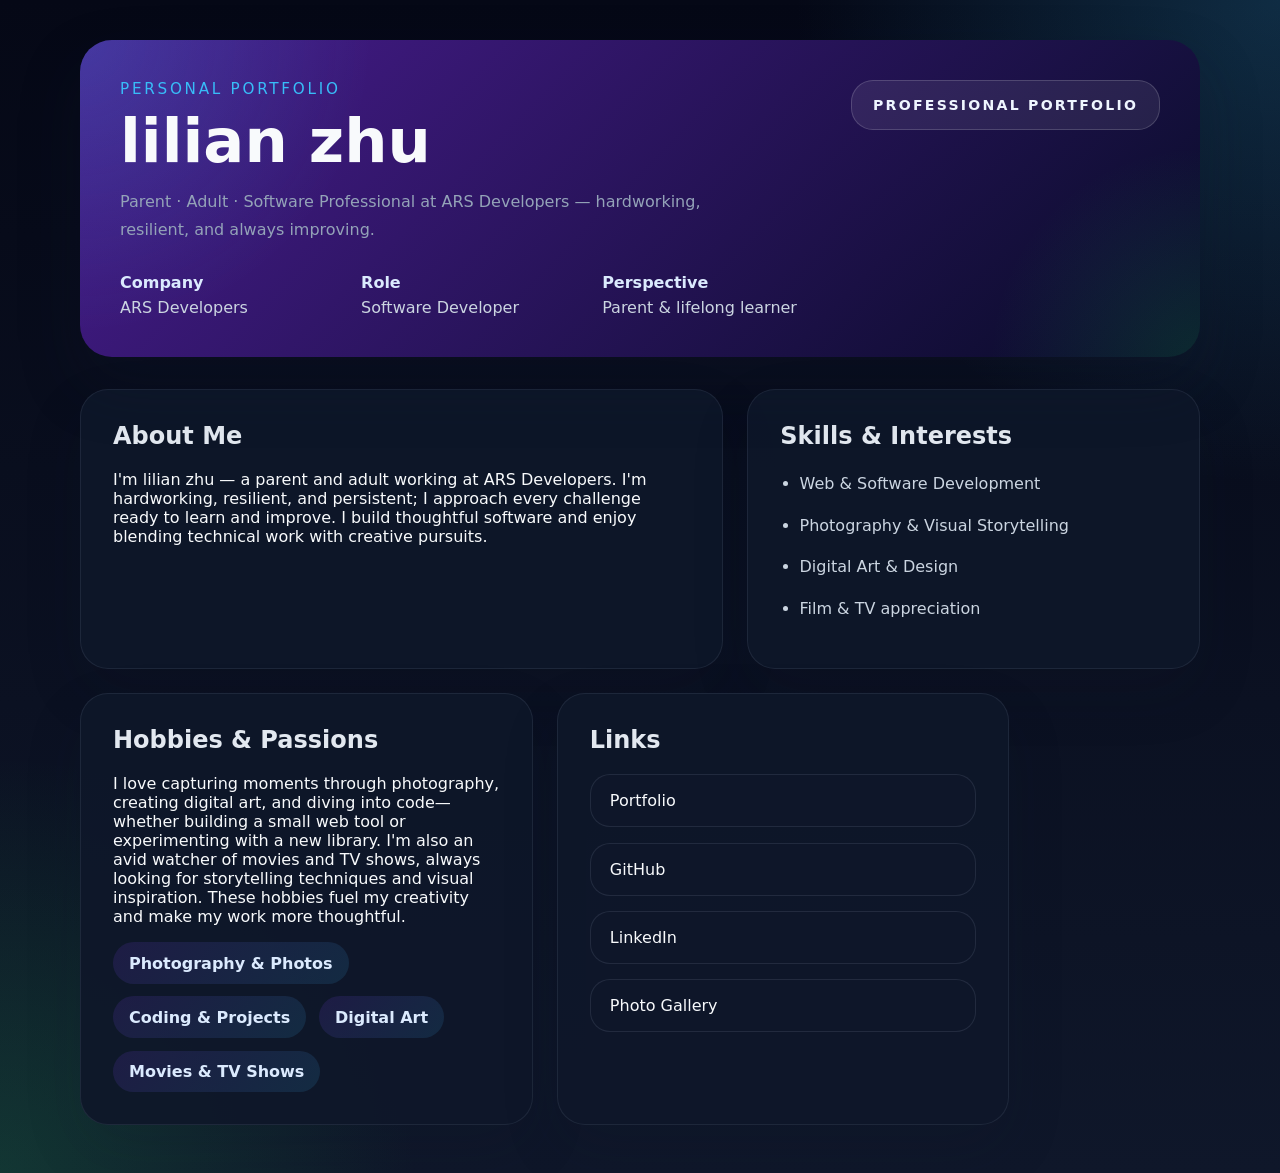
<file: Web/simple-web/index.html>
<!DOCTYPE html>
<html lang="en">
<head>
  <meta charset="UTF-8" />
  <meta name="viewport" content="width=device-width, initial-scale=1.0" />
  <title>Personal Portfolio | lilian zhu</title>
  <link rel="stylesheet" href="style.css" />
</head>
<body>
  <div class="page-shell">
    <header class="hero-card">
      <div class="hero-content">
        <p class="eyebrow">Personal Portfolio</p>
        <h1>lilian zhu</h1>
        <p class="subtitle">Parent · Adult · Software Professional at ARS Developers — hardworking, resilient, and always improving.</p>
        <div class="hero-meta">
          <div>
            <strong>Company</strong>
            <p>ARS Developers</p>
          </div>
          <div>
            <strong>Role</strong>
            <p>Software Developer</p>
          </div>
          <div>
            <strong>Perspective</strong>
            <p>Parent & lifelong learner</p>
          </div>
        </div>
      </div>
      <div class="hero-badge">Professional Portfolio</div>
    </header>

    <main class="content-grid">
      <section class="card about-card">
        <h2>About Me</h2>
        <p>I'm lilian zhu — a parent and adult working at ARS Developers. I'm hardworking, resilient, and persistent; I approach every challenge ready to learn and improve. I build thoughtful software and enjoy blending technical work with creative pursuits.</p>
      </section>

      <section class="card skills-card">
        <h2>Skills & Interests</h2>
        <ul class="bullet-list">
          <li>Web & Software Development</li>
          <li>Photography & Visual Storytelling</li>
          <li>Digital Art & Design</li>
          <li>Film & TV appreciation</li>
        </ul>
      </section>

      <section class="card hobbies-card">
        <h2>Hobbies & Passions</h2>
        <p>I love capturing moments through photography, creating digital art, and diving into code—whether building a small web tool or experimenting with a new library. I'm also an avid watcher of movies and TV shows, always looking for storytelling techniques and visual inspiration. These hobbies fuel my creativity and make my work more thoughtful.</p>
        <div class="tag-list emphasize">
          <span>Photography & Photos</span>
          <span>Coding & Projects</span>
          <span>Digital Art</span>
          <span>Movies & TV Shows</span>
        </div>
      </section>

      <section class="card links-card">
        <h2>Links</h2>
        <div class="links-grid">
          <a href="#" target="_blank" rel="noreferrer">Portfolio</a>
          <a href="#" target="_blank" rel="noreferrer">GitHub</a>
          <a href="#" target="_blank" rel="noreferrer">LinkedIn</a>
          <a href="#" target="_blank" rel="noreferrer">Photo Gallery</a>
        </div>
      </section>
    </main>
  </div>

  <script src="script.js"></script>
</body>
</html>
</file>
<file: Web/simple-web/style.css>
:root {
  color-scheme: dark;
  --bg: #0f172a;
  --surface: #15203f;
  --surface-alt: #1c2a55;
  --text: #f8fafc;
  --muted: #94a3b8;
  --accent: #7c3aed;
  --accent-soft: #6d28d9;
  --accent-alt: #22c55e;
  --highlight: #38bdf8;
  --shadow: 0 28px 60px rgba(15, 23, 42, 0.25);
}

* {
  box-sizing: border-box;
}

html, body {
  margin: 0;
  min-height: 100%;
}

body {
  font-family: "Inter", system-ui, -apple-system, BlinkMacSystemFont, "Segoe UI", sans-serif;
  background: radial-gradient(circle at top right, rgba(56, 189, 248, 0.2), transparent 28%),
              radial-gradient(circle at bottom left, rgba(34, 197, 94, 0.18), transparent 24%),
              linear-gradient(180deg, #050816 0%, #0f172a 100%);
  color: var(--text);
}

.page-shell {
  width: min(1120px, calc(100% - 2rem));
  margin: 0 auto;
  padding: 2.5rem 0 3rem;
}

.hero-card {
  position: relative;
  overflow: hidden;
  padding: 2.5rem;
  border-radius: 32px;
  background: linear-gradient(135deg, rgba(76, 29, 149, 0.95), rgba(7, 11, 38, 0.95));
  box-shadow: var(--shadow);
  display: grid;
  grid-template-columns: 1fr auto;
  gap: 1.5rem;
}

.hero-card::before {
  content: "";
  position: absolute;
  inset: 0;
  background: radial-gradient(circle at top left, rgba(56, 189, 248, 0.18), transparent 25%),
              radial-gradient(circle at bottom right, rgba(34, 197, 94, 0.16), transparent 18%);
  pointer-events: none;
}

.hero-content,
.hero-badge {
  position: relative;
}

.eyebrow {
  margin: 0 0 0.75rem;
  color: var(--highlight);
  font-size: 0.95rem;
  letter-spacing: 0.18em;
  text-transform: uppercase;
}

h1 {
  margin: 0;
  font-size: clamp(2rem, 5vw, 3.8rem);
  line-height: 1.02;
}

.subtitle {
  margin: 1rem 0 1.8rem;
  max-width: 38rem;
  color: var(--muted);
  line-height: 1.75;
}

.hero-meta {
  display: grid;
  grid-template-columns: repeat(3, minmax(0, 1fr));
  gap: 1rem;
}

.hero-meta strong {
  display: block;
  margin-bottom: 0.4rem;
  color: #dbeafe;
}

.hero-meta p {
  margin: 0;
  color: #cbd5e1;
}

.hero-badge {
  align-self: start;
  justify-self: end;
  background: rgba(255, 255, 255, 0.08);
  border: 1px solid rgba(255, 255, 255, 0.16);
  padding: 1rem 1.3rem;
  border-radius: 22px;
  font-weight: 700;
  color: #eff6ff;
  text-transform: uppercase;
  letter-spacing: 0.16em;
  font-size: 0.88rem;
}

.content-grid {
  display: grid;
  grid-template-columns: repeat(12, 1fr);
  gap: 1.5rem;
  margin-top: 2rem;
}

.card {
  background: rgba(15, 23, 42, 0.92);
  border: 1px solid rgba(148, 163, 184, 0.12);
  border-radius: 28px;
  padding: 2rem;
  box-shadow: 0 24px 60px rgba(15, 23, 42, 0.12);
}

.card h2 {
  margin-top: 0;
  color: #e2e8f0;
}

.about-card {
  grid-column: span 7;
}

.skills-card,
.hobbies-card,
.links-card {
  grid-column: span 5;
}

.bullet-list {
  padding-left: 1.2rem;
  margin: 1rem 0 0;
  color: #cbd5e1;
}

.bullet-list li {
  margin-bottom: 0.9rem;
  line-height: 1.7;
}

.tag-list {
  display: flex;
  flex-wrap: wrap;
  gap: 0.8rem;
  margin-top: 1rem;
}

.tag-list span {
  display: inline-flex;
  align-items: center;
  padding: 0.7rem 1rem;
  border-radius: 999px;
  background: linear-gradient(135deg, rgba(124, 58, 237, 0.14), rgba(56, 189, 248, 0.12));
  color: #dbeafe;
  font-weight: 600;
}

.links-grid {
  display: grid;
  gap: 0.95rem;
  margin-top: 1rem;
}

.links-grid a {
  display: block;
  padding: 1rem 1.2rem;
  border-radius: 20px;
  background: rgba(15, 23, 42, 0.75);
  color: #f8fafc;
  text-decoration: none;
  border: 1px solid rgba(148, 163, 184, 0.15);
  transition: transform 0.2s ease, background 0.2s ease, border-color 0.2s ease;
}

.links-grid a:hover {
  transform: translateY(-2px);
  background: rgba(34, 197, 94, 0.15);
  border-color: rgba(34, 197, 94, 0.4);
}

@media (max-width: 900px) {
  .hero-card {
    grid-template-columns: 1fr;
  }

  .hero-badge {
    justify-self: start;
  }

  .content-grid {
    grid-template-columns: 1fr;
  }

  .about-card,
  .skills-card,
  .hobbies-card,
  .links-card {
    grid-column: span 12;
  }
}

@media (max-width: 640px) {
  .page-shell {
    padding: 1.5rem 0 2rem;
  }

  .hero-card {
    padding: 1.7rem;
  }

  .card {
    padding: 1.5rem;
  }
}
</file>
